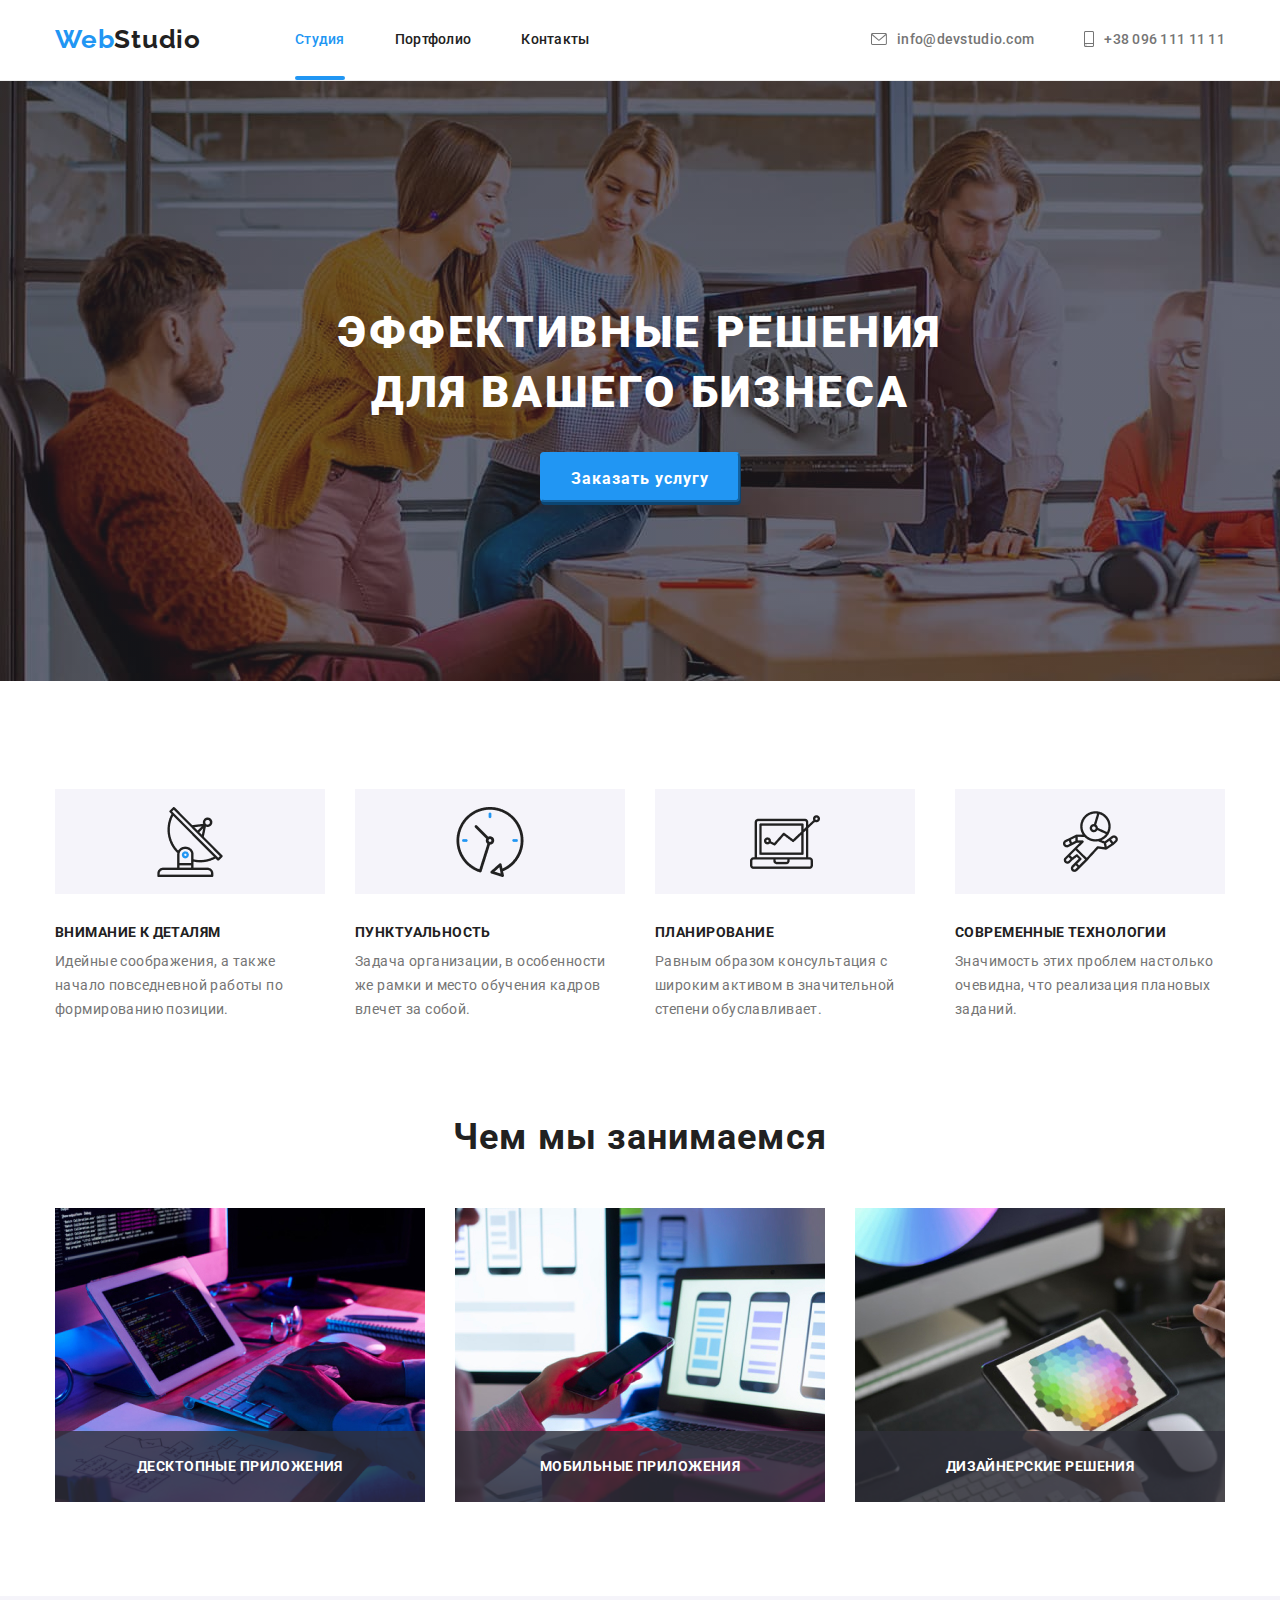
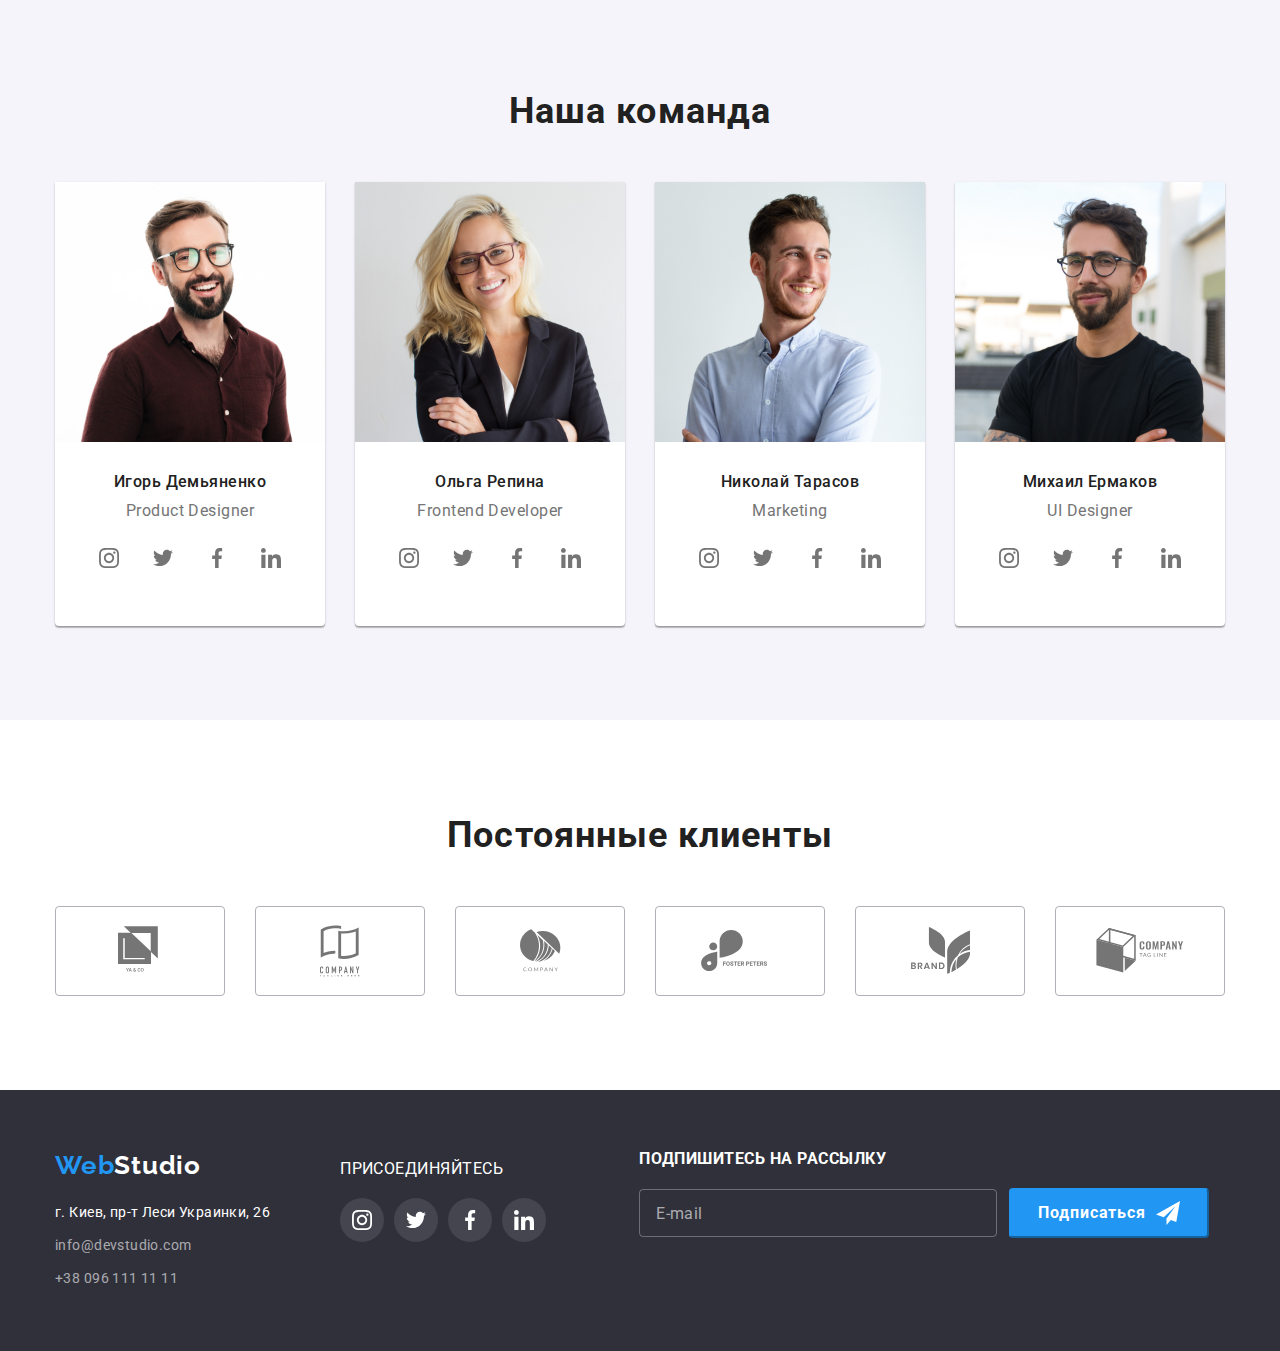
<file: index.html>
<!DOCTYPE html>
<html lang="ru">
  <head>
    <meta charset="UTF-8" />
    <meta name="viewport" content="width=device-width, initial-scale=1.0" />
    <title>Document</title>
    <link
      rel="stylesheet"
      href="https://cdnjs.cloudflare.com/ajax/libs/modern-normalize/1.0.0/modern-normalize.css"
    />
    <link
      href="https://fonts.googleapis.com/css2?family=Raleway:wght@700&family=Roboto:wght@400;500;700;900&display=swap"
      rel="stylesheet"
    />
    <link rel="stylesheet" href="./css/main.min.css" />
  </head>
  <body>
    <!--HEADER-->
    <header class="header">
      <div class="container">
        <nav class="navigation">
          <a class="logo" href="./index.html" aria-label="логотип веб-студии"
            >Web<span class="logo-color">Studio</span></a
          >
          <ul class="navigation-list list">
            <li class="navigation-list-item">
              <a class="active navigation-list-link-active link" href="">Студия</a>
            </li>
            <li class="navigation-list-item">
              <a class="navigation-list-link link" href="./portfolio.html"
                >Портфолио</a
              >
            </li>
            <li class="navigation-list-item">
              <a class="navigation-list-link link" href="">Контакты</a>
            </li>
          </ul>
        </nav>
        <address class="address">
          <ul class="address-list">

            <li class="address-list-focus">
              <a class="header-mail-link link" href="mailto:info@devstudio.com">
                  <svg class="icon-envelope" width="16" height="16">
                    <use href="./images/sprite.svg#icon-envelope"></use>
                  </svg>
               info@devstudio.com
              </a>
              

            </li>

            <li class="address-list-focus">
              <a class="header-tel-link link" href="tel:+380961111111">
                  <svg class="icon-envelope" width="10" height="16">
                    <use href="./images/sprite.svg#icon-smartphone"></use>
                  </svg>
               +38 096 111 11 11
              </a>
            </li>

          </ul>
        </address>
      </div>
    </header>
    <main>
      <!--HERO-->
      <section class="hero">
        <div class="container">
          <h1 class="hero-title">
            Эффективные решения <br />
            для вашего бизнеса
          </h1>
          <button class="hero-button" type="button" data-modal-open>Заказать услугу</button>
        </div>
      </section>
      <!-- ABOUT US -->
      <section class="about-advantages">
        <div class="container">
          <ul class="about-list">
            <li class="about-list-item">
              <h3 class="about-list-subtitle icon-antenna">Внимание к деталям</h3>
              <p class="about-text">
                Идейные соображения, а также начало повседневной работы по
                формированию позиции.
              </p>
            </li>
            <li class="about-list-item">
              <h3 class="about-list-subtitle icon-clock">Пунктуальность</h3>
              <p class="about-text">
                Задача организации, в особенности же рамки и место обучения
                кадров влечет за собой.
              </p>
            </li>
            <li class="about-list-item">
              <h3 class="about-list-subtitle icon-vector">Планирование</h3>
              <p class="about-text">
                Равным образом консультация с широким активом в значительной
                степени обуславливает.
              </p>
            </li>
            <li class="about-list-item">
              <h3 class="about-list-subtitle icon-group">Современные технологии</h3>
              <p class="about-text">
                Значимость этих проблем настолько очевидна, что реализация
                плановых заданий.
              </p>
            </li>
          </ul>
        </div>
      </section>
      <section class="about-activity">
        <div class="container">
          <h2 class="title">Чем мы занимаемся</h2>
          <ul class="title-img list">
            <li class="about-list-item">
              <img
                src="./images/main/about/about1.jpg"
                alt="программируем"
                width="370"
                height="294"
              />
              <div class="about-list-div">
                <p class="about-list-div-subtitle">ДЕСКТОПНЫЕ ПРИЛОЖЕНИЯ</p>
              </div>
            </li>
            <li class="about-list-item">
              <img
                src="./images/main/about/about2.jpg"
                alt="формируем оболочку"
                width="370"
                height="294"
              />
              <div class="about-list-div">
                <p class="about-list-div-subtitle">МОБИЛЬНЫЕ ПРИЛОЖЕНИЯ</p>
              </div>
            </li>
            <li class="about-list-item">
              <img
                src="./images/main/about/about3.jpg"
                alt="создаём дизайн"
                width="370"
                height="294"
              />
              <div class="about-list-div">
                <p class="about-list-div-subtitle">ДИЗАЙНЕРСКИЕ РЕШЕНИЯ</p>
              </div>
            </li>
          </ul>
        </div>
      </section>
      <!-- OUR TEAM -->
      <section class="our-team">
        <div class="container">
          <h2 class="title">Наша команда</h2>
          <ul class="team-list list">
            <li class="team-list-element">
              <img
                src="./images/main/our-team/igor.jpg"
                alt="Игорь Демьяненко"
                width="270"
                height="260"
              />
              <h3 class="team-list-subtitle">Игорь Демьяненко</h3>
              <p class="team-text">Product Designer</p>
              <ul class="list social-links-list">
                <li class="social-item">
                  <a href="instagram" class="social-link"><svg class="icon-instagram" width="20" height="20"><use href="./images/sprite.svg#icon-instagram"></use></svg></a>
                </li>
                <li class="social-item">
                  <a href="twitter" class="social-link"><svg class="icon-twitter" width="20" height="20"><use href="./images/sprite.svg#icon-twitter"></use></svg></a>
                </li>
                <li class="social-item">
                  <a href="facebook" class="social-link"><svg class="icon-facebook" width="20" height="20"><use href="./images/sprite.svg#icon-facebook"></use></svg></a>
                </li>
                <li class="social-item">
                  <a href="linkedin" class="social-link"><svg class="icon-linkedin" width="20" height="20"><use href="./images/sprite.svg#icon-linkedin"></use></svg></a>
                </li>
              </ul>
            </li>
            <li class="team-list-element">
              <img
                src="./images/main/our-team/olga.jpg"
                alt="Ольга Репина"
                width="270"
                height="260"
              />
              <h3 class="team-list-subtitle">Ольга Репина</h3>
              <p class="team-text">Frontend Developer</p>
              <ul class="list social-links-list">
                <li class="social-item">
                  <a href="instagram" class="social-link"><svg class="icon-instagram" width="20" height="20">
                      <use href="./images/sprite.svg#icon-instagram"></use>
                    </svg></a>
                </li>
                <li class="social-item">
                  <a href="twitter" class="social-link"><svg class="icon-twitter" width="20" height="20">
                      <use href="./images/sprite.svg#icon-twitter"></use>
                    </svg></a>
                </li>
                <li class="social-item">
                  <a href="facebook" class="social-link"><svg class="icon-facebook" width="20" height="20">
                      <use href="./images/sprite.svg#icon-facebook"></use>
                    </svg></a>
                </li>
                <li class="social-item">
                  <a href="linkedin" class="social-link"><svg class="icon-linkedin" width="20" height="20">
                      <use href="./images/sprite.svg#icon-linkedin"></use>
                    </svg></a>
                </li>
              </ul>
            </li>
            <li class="team-list-element">
              <img
                src="./images/main/our-team/nicolay.jpg"
                alt="Николай Тарасов"
                width="270"
                height="260"
              />
              <h3 class="team-list-subtitle">Николай Тарасов</h3>
              <p class="team-text">Marketing</p>
              <ul class="list social-links-list">
                <li class="social-item">
                  <a href="instagram" class="social-link"><svg class="icon-instagram" width="20" height="20">
                      <use href="./images/sprite.svg#icon-instagram"></use>
                    </svg></a>
                </li>
                <li class="social-item">
                  <a href="twitter" class="social-link"><svg class="icon-twitter" width="20" height="20">
                      <use href="./images/sprite.svg#icon-twitter"></use>
                    </svg></a>
                </li>
                <li class="social-item">
                  <a href="facebook" class="social-link"><svg class="icon-facebook" width="20" height="20">
                      <use href="./images/sprite.svg#icon-facebook"></use>
                    </svg></a>
                </li>
                <li class="social-item">
                  <a href="linkedin" class="social-link"><svg class="icon-linkedin" width="20" height="20">
                      <use href="./images/sprite.svg#icon-linkedin"></use>
                    </svg></a>
                </li>
              </ul>
            </li>
            <li class="team-list-element">
              <img
                src="./images/main/our-team/michail.jpg"
                alt="Михаил Ермаков"
                width="270"
                height="260"
              />
              <h3 class="team-list-subtitle">Михаил Ермаков</h3>
              <p class="team-text">UI Designer</p>
              <ul class="list social-links-list">
                <li class="social-item">
                  <a href="instagram" class="social-link">
                    <svg class="icon-instagram" width="20" height="20">
                      <use href="./images/sprite.svg#icon-instagram"></use>
                    </svg></a>
                </li>
                <li class="social-item">
                  <a href="twitter" class="social-link">
                    <svg class="icon-twitter" width="20" height="20">
                      <use href="./images/sprite.svg#icon-twitter"></use>
                    </svg></a>
                </li>
                <li class="social-item">
                  <a href="facebook" class="social-link">
                    <svg class="icon-facebook" width="20" height="20">
                      <use href="./images/sprite.svg#icon-facebook"></use>
                    </svg></a>
                </li>
                <li class="social-item">
                  <a href="linkedin" class="social-link">
                    <svg class="icon-linkedin" width="20" height="20">
                      <use href="./images/sprite.svg#icon-linkedin"></use>
                    </svg></a>
                </li>
              </ul>
            </li>
          </ul>
        </div>
    
      </section>
       <!-- CLIENTS -->
      <section class="our-clients">
        <div class="container">
          <h2 class="title">Постоянные клиенты</h2>
          <ul class="clients-list list">

            <li class="clients-item">
              <a href="" class="clients">
                <svg class="clients-item-link-logo" width="44" height="49">
                  <use href="./images/sprite.svg#icon-logo1"></use>
                </svg>
              </a>
            </li>

            <li class="clients-item">
              <a href="" class="clients">
                <svg class="clients-item-link-logo" width="40" height="52">
                  <use href="./images/sprite.svg#icon-logo2"></use>
                </svg>
              </a>
            </li>

            <li class="clients-item">
              <a href="" class="clients">
                <svg class="clients-item-link-logo" width="41" height="43">
                  <use href="./images/sprite.svg#icon-logo3"></use>
                </svg>
              </a>
            </li>

            <li class="clients-item">
              <a href="" class="clients">
                <svg class="clients-item-link-logo" width="79" height="42">
                  <use href="./images/sprite.svg#icon-logo4"></use>
                </svg>
              </a>
            </li>

            <li class="clients-item">
              <a href="" class="clients">
                <svg class="clients-item-link-logo" width="59" height="47">
                  <use href="./images/sprite.svg#icon-logo5"></use>
                </svg>
              </a>
            </li>

            <li class="clients-item">
              <a href="" class="clients">
                <svg class="clients-item-link-logo" width="88" height="45">
                  <use href="./images/sprite.svg#icon-logo6"></use>
                </svg>
              </a>
            </li>
          </ul>
        </div>
      
      </section>
    </main>
    <!-- CONTACTS-->
    <footer class="footer">
      <div class="footer-container container">
        <div> 
            <a href="./index.html" class="logo background" aria-label="логотип веб-студии"
                  >Web<span class="footer-logo-color">Studio</span></a>
             <address class="address">
                  <ul class="list">
                    <li class="list-item">
                      <a class="location link" href=""
                        >г. Киев, пр-т Леси Украинки, 26</a
                      >
                    </li>
                    <li class="list-item">
                      <a class="footer-mail-link link" href="mailto:info@devstudio.com"
                        >info@devstudio.com</a
                      >
                    </li>
                    <li class="list-item">
                      <a class="footer-tel-link link" href="tel:+380961111111"
                        >+38 096 111 11 11</a
                      >
                    </li>
                  </ul>
              </address>
         </div> 
          <div class="footer-links">
              <p class="u-r-welcom">присоединяйтесь</p>
              <ul class="social-links-list-footer list">
                <li class="social-item-footer">
                  <a href="instagram" class="social-link-footer">
                    <svg class="icon-instagram" width="20" height="20">
                      <use href="./images/sprite.svg#icon-instagram"></use>
                    </svg></a>
                </li>
                <li class="social-item-footer">
                  <a class="social-link-footer" href="twitter" >
                    <svg class="icon-twitter" width="20" height="20">
                      <use href="./images/sprite.svg#icon-twitter"></use>
                    </svg></a>
                </li>
                <li class="social-item-footer">
                  <a href="facebook" class="social-link-footer">
                    <svg class="icon-facebook" width="20" height="20">
                      <use href="./images/sprite.svg#icon-facebook"></use>
                    </svg></a>
                </li>
                <li class="social-item-footer">
                  <a href="linkedin" class="social-link-footer">
                    <svg class="icon-linkedin" width="20" height="20">
                      <use href="./images/sprite.svg#icon-linkedin"></use>
                    </svg></a>
                </li>
              </ul>
            </div>
            <div class="footer-sign">
              <b class="footer-sign-b">подпишитесь на рассылку</b>
                <form class="footer-form">
                  <label>
                   <input class="footer-form-input" type="email" name="email" placeholder="E-mail" required>
                  </label>
                    <button class="footer-btn" type="submit">Подписаться
                      <svg class="footer-btn-svg">
                        <use href="./images/tele.svg#icon-icon-send"></use>
                      </svg>
                    </button>
                </form>
            </div>
       </div>
    </footer>
  <!--Modal-->
  <div class="backdrop is-hidden" data-modal>
    <div class="modal-form">
      <div class="modal">
        <form>
        <h2 class="form-title">Оставьте свои данные, мы вам перезвоним</h2>
        <label class="form-field">
          <span class="form-label">Имя</span>
          <input class="input" type="text" name="name" id="name" required minlength="2">
          <span class="modal-svg"><svg>
              <use href="./images/modal.svg#icon-people"></use>
            </svg></span>
        </label>
        <label class="form-field">
          <span class="form-label">Телефон</span>
          <input type="tel" name="tel" id="tel" class="input" required>
          <span class="modal-svg"><svg>
              <use href="./images/modal.svg#icon-tel"></use>
            </svg></span>
        </label>
        <label class="form-field">
          <span class="form-label">Почта</span>
          <input type="email" name="email" id="email" class="input" required>
          <span class="modal-svg"><svg>
              <use href="./images/modal.svg#icon-mail"></use>
            </svg></span>
        </label>
        <label class="form-field-comment">
          <span class="form-label">Комментарий</span>
          <textarea name="comment" id="comment" cols="30" rows="10" class="input" placeholder="Введите текст"></textarea>
        </label>
        <label class="check">
          <input class="check_input visually-hidden" type="checkbox">
          <span class="checkbox-title">Соглашаюсь с рассылкой и принимаю <a style="color: #2196f3;" href="*">Условия
              договора</a></span>
        </label>
        <button class="submit-btn" type="submit">Отправить</button>
        </form>
        <button type="button" class="close-black" data-modal-close>
          <svg width="11px" height="11px">
            <use href="./images/close-black.svg#icon-close-black"></use>
          </svg>
        </button>
      </div>
    </div>
  </div>
  
  <script src="./js/modal.js"></script>
  </body>
  </html>
</file>
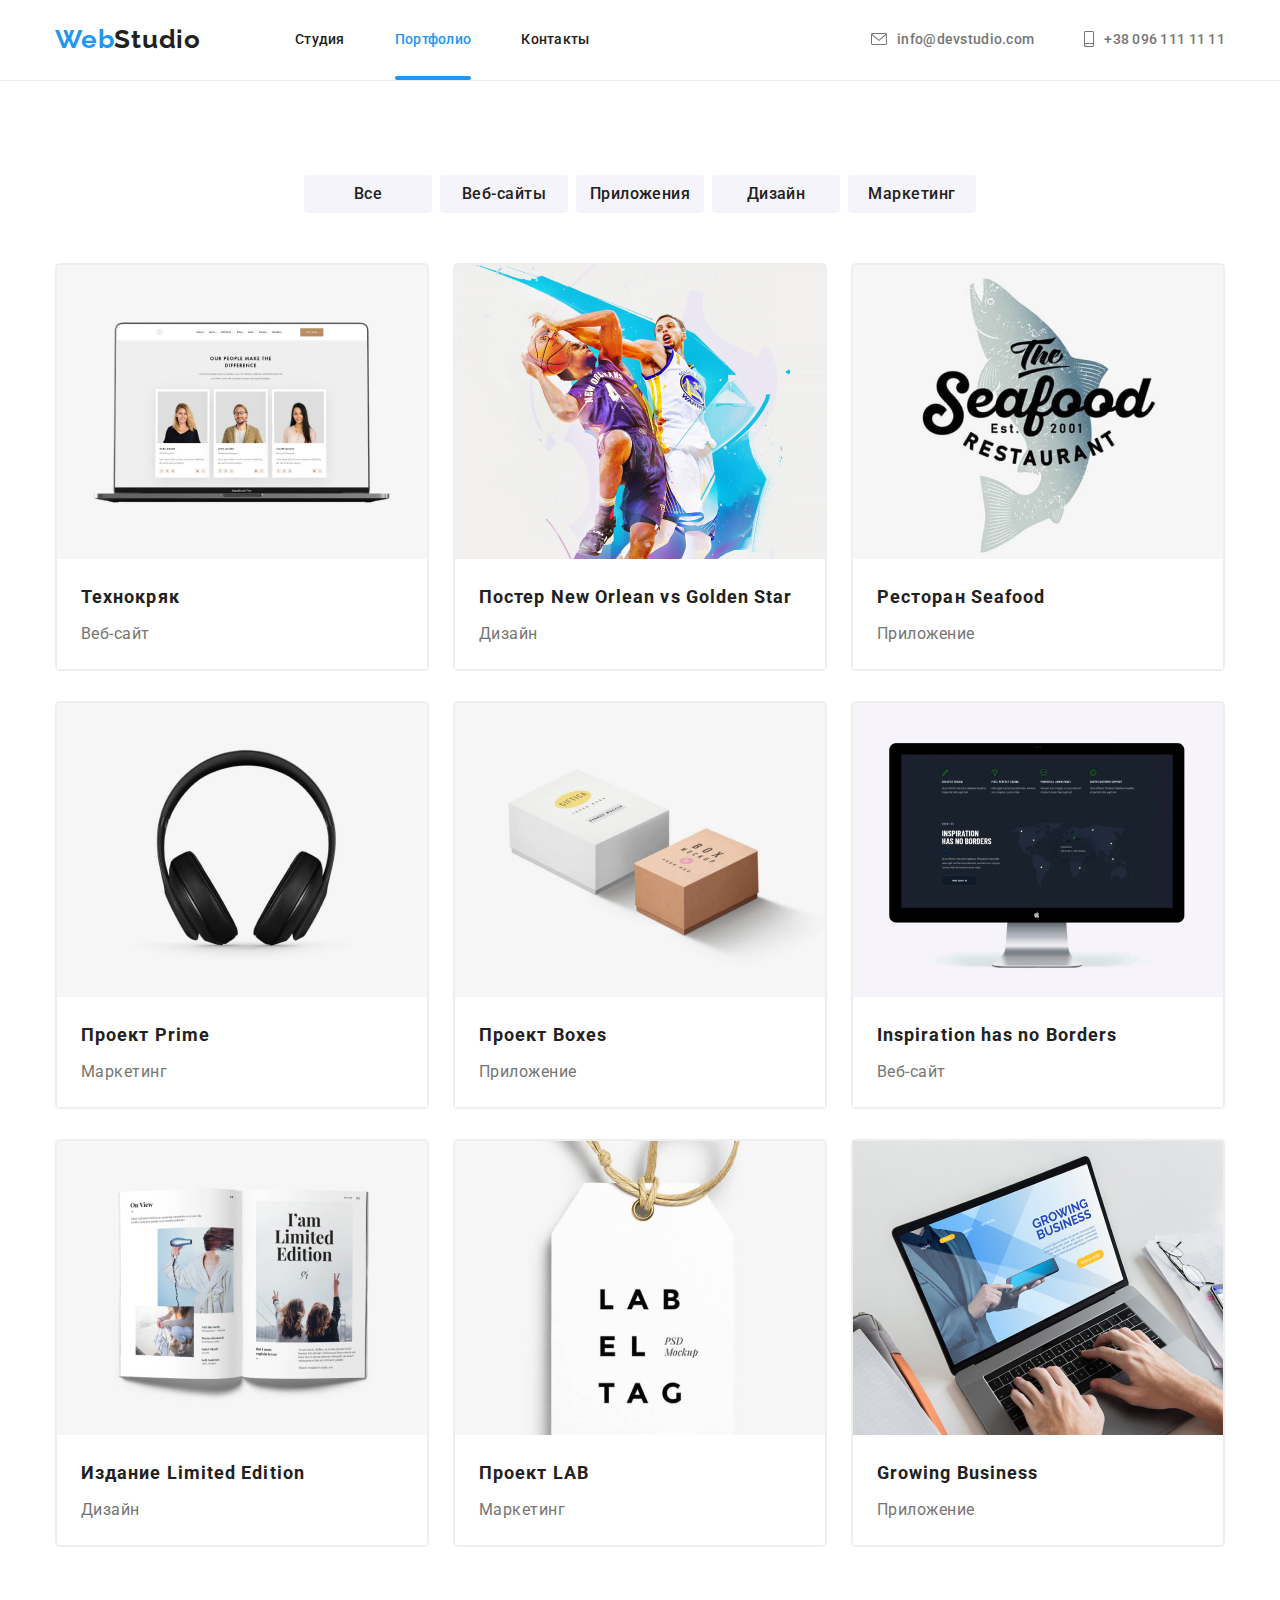
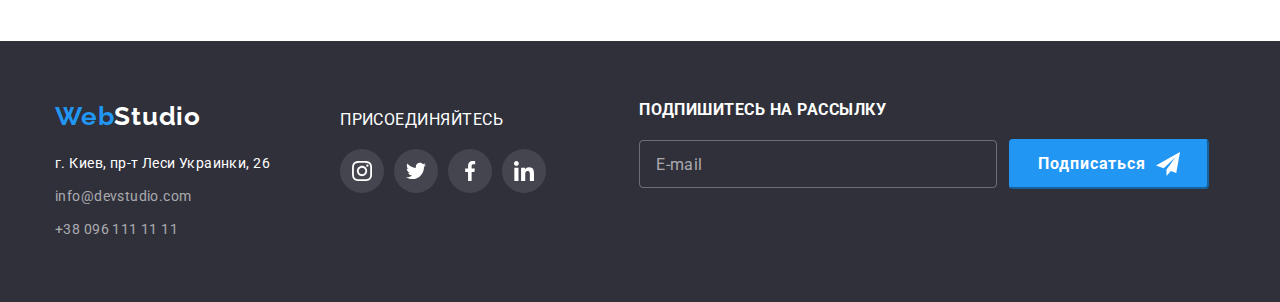
<file: portfolio.html>
<!DOCTYPE html>
<html lang="en">
  <head>
    <meta charset="UTF-8" />
    <meta name="viewport" content="width=device-width, initial-scale=1.0" />
    <title>Portfolio</title>
    <link
      rel="stylesheet"
      href="https://cdnjs.cloudflare.com/ajax/libs/modern-normalize/1.0.0/modern-normalize.css"
    />
    <link
      href="https://fonts.googleapis.com/css2?family=Raleway:wght@700&family=Roboto:wght@400;500;700;900&display=swap"
      rel="stylesheet"
    />
    <link rel="stylesheet" href="./css/portfolio.min.css" />
  </head>
  <body>
    <!--HEADER-->
    <header class="header">
      <div class="container">
        <nav class="navigation">
          <a class="logo" href="./index.html" aria-label="логотип веб-студии"
            >Web<span class="logo-color">Studio</span></a
          >
          <ul class="navigation-list list">
            <li class="navigation-list-item">
              <a class="navigation-list-link link" href="./index.html"
                >Студия</a
              >
            </li>
            <li class="navigation-list-item">
              <a class="active navigation-list-link-active link" href="">Портфолио</a>
            </li>
            <li class="navigation-list-item">
              <a class="navigation-list-link link" href="">Контакты</a>
            </li>
          </ul>
        </nav>
        <address class="address">
          <ul class="address-list">
        
            <li class="address-list-focus">
              <a class="header-mail-link link" href="mailto:info@devstudio.com">
                <svg class="icon-envelope" width="16" height="16">
                  <use href="./images/sprite.svg#icon-envelope"></use>
                </svg>
                info@devstudio.com
              </a>
            </li>
        
            <li class="address-list-focus">
              <a class="header-tel-link link" href="tel:+380961111111">
                <svg class="icon-envelope" width="10" height="16">
                  <use href="./images/sprite.svg#icon-smartphone"></use>
                </svg>
                +38 096 111 11 11
              </a>
            </li>
        
          </ul>
        </address>
      </div>
      <div class="line"></div>
    </header>
    <main>

      <!-- portfolio button -->
      <section class="portfolio">
        <div class="container">
          <ul class="portfolio-button-list list">
            <li class="portfolio-button-list-item">
              <button class="portfolio-button-item" type="button">Все</button>
            </li>
            <li class="portfolio-button-list-item">
              <button class="portfolio-button-item" type="button">
                Веб-сайты
              </button>
            </li>
            <li class="portfolio-button-list-item">
              <button class="portfolio-button-item" type="button">
                Приложения
              </button>
            </li>
            <li class="portfolio-button-list-item">
              <button class="portfolio-button-item" type="button">
                Дизайн
              </button>
            </li>
            <li class="portfolio-button-list-item">
              <button class="portfolio-button-item" type="button">
                Маркетинг
              </button>
            </li>
          </ul>
          <ul class="portfolio-element list">
            <li class="portfolio-element-item">
              <a class="portfolio-element-link link" href="">
                <figure class="portfolio-list-item">
                  <div class="portfolio-list-img">
                    <img
                      src="./images/main/portfolio-work/work1.jpg"
                      alt="Веб-сайт"
                      width="370"
                      height="294"/>

                      <div class="overlay">
                        <p class="overlay-title">
                          Технокряк это современная площадка распространения
                          коронавируса. Компании используют эту платформу для
                          цифрового шпионажа и атак на защищённые сервера
                          конкурентов.
                        </p>
                      </div>
                  </div>

                      <figcaption>
                        <h3 class="work-portfolio-subtitle">Технокряк</h3>
                        <p class="work-text">Веб-сайт</p>
                      </figcaption>
                  </figure>
              </a>
                
            </li>
            <li class="portfolio-element-item">
              <a class="portfolio-element-link link" href="">
                <figure class="portfolio-list-item">
                  <div class="portfolio-list-img">
                    <img
                      src="./images/main/portfolio-work/work2.jpg"
                      alt="Веб-сайт"
                      width="370"
                      height="294"
                    />
                    <div class="overlay">
                      <p class="overlay-title">
                      </p>
                    </div>
                    </div>
                    
                    <figcaption>
                    <h3 class="work-portfolio-subtitle">
                      Постер New Orlean vs Golden Star
                    </h3>
                    <p class="work-text">Дизайн</p>
                    </figcaption>
                    </figure>
              </a>
            </li>
            <li class="portfolio-element-item">
              <a class="portfolio-element-link link" href="">
                <figure class="portfolio-list-item">
                  <div class="portfolio-list-img">
                    <img
                      src="./images/main/portfolio-work/work3.jpg"
                      alt="Веб-сайт"
                      width="370"
                      height="294"
                    />
                    <div class="overlay">
                      <p class="overlay-title">
                      </p>
                    </div>
                    </div>
                    
                    <figcaption>
                    <h3 class="work-portfolio-subtitle">Ресторан Seafood</h3>
                    <p class="work-text">Приложение</p>
                    </figcaption>
                    </figure>
              </a>
            </li>
            <li class="portfolio-element-item">
              <a class="portfolio-element-link link" href="">
                <figure class="portfolio-list-item">
                  <div class="portfolio-list-img">
                    <img
                      src="./images/main/portfolio-work/work4.jpg"
                      alt="Веб-сайт"
                      width="370"
                      height="294"
                    />
                    <div class="overlay">
                      <p class="overlay-title">
                      </p>
                    </div>
                    </div>
                    
                    <figcaption>
                    <h3 class="work-portfolio-subtitle">Проект Prime</h3>
                    <p class="work-text">Маркетинг</p>
                    </figcaption>
                    </figure>
              </a>
            </li>
            <li class="portfolio-element-item">
              <a class="portfolio-element-link link" href="">
                <figure class="portfolio-list-item">
                  <div class="portfolio-list-img">
                    <img
                      src="./images/main/portfolio-work/work5.jpg"
                      alt="Веб-сайт"
                      width="370"
                      height="294"
                    />
                    <div class="overlay">
                      <p class="overlay-title">
                      </p>
                    </div>
                    </div>
                    
                    <figcaption>
                    <h3 class="work-portfolio-subtitle">Проект Boxes</h3>
                    <p class="work-text">Приложение</p>
                    </figcaption>
                    </figure>
              </a>
            </li>
            <li class="portfolio-element-item">
              <a class="portfolio-element-link link" href="">
                <figure class="portfolio-list-item">
                  <div class="portfolio-list-img">
                    <img
                      src="./images/main/portfolio-work/work6.jpg"
                      alt="Веб-сайт"
                      width="370"
                      height="294"
                    />
                    <div class="overlay">
                      <p class="overlay-title">
                      </p>
                    </div>
                    </div>
                    
                    <figcaption>
                    <h3 class="work-portfolio-subtitle">
                      Inspiration has no Borders
                    </h3>
                    <p class="work-text">Веб-сайт</p>
                    </figcaption>
                    </figure>
              </a>
            </li>
            <li class="portfolio-element-item">
              <a class="portfolio-element-link link" href="">
                <figure class="portfolio-list-item">
                  <div class="portfolio-list-img">
                    <img
                      src="./images/main/portfolio-work/work7.jpg"
                      alt="Веб-сайт"
                      width="370"
                      height="294"
                    />
                    <div class="overlay">
                      <p class="overlay-title">
                      </p>
                    </div>
                    </div>
                    
                    <figcaption>
                    <h3 class="work-portfolio-subtitle">Издание Limited Edition</h3>
                    <p class="work-text">Дизайн</p>
                    </figcaption>
                    </figure>
              </a>
            </li>
            <li class="portfolio-element-item">
              <a class="portfolio-element-link link" href="">
                <figure class="portfolio-list-item">
                  <div class="portfolio-list-img">
                    <img
                      src="./images/main/portfolio-work/work8.jpg"
                      alt="Веб-сайт"
                      width="370"
                      height="294"
                    />
                    <div class="overlay">
                      <p class="overlay-title">
                      </p>
                    </div>
                    </div>
                    
                    <figcaption>
                    <h3 class="work-portfolio-subtitle">Проект LAB</h3>
                    <p class="work-text">Маркетинг</p>
                    </figcaption>
                    </figure>
              </a>
            </li>
            <li class="portfolio-element-item">
              <a class="portfolio-element-link link" href="">
                <figure class="portfolio-list-item">
                  <div class="portfolio-list-img">
                    <img
                      src="./images/main/portfolio-work/work9.jpg"
                      alt="Веб-сайт"
                      width="370"
                      height="294"
                    />
                    <div class="overlay">
                      <p class="overlay-title">
                      </p>
                    </div>
                    </div>
                    
                    <figcaption>
                    <h3 class="work-portfolio-subtitle">Growing Business</h3>
                    <p class="work-text">Приложение</p>
                    </figcaption>
                    </figure>
              </a>
            </li>
          </ul>
        </div>
      </section>
    </main>
    <!-- CONTACTS-->
  <footer class="footer">
    <div class="footer-container container">
      <div>
        <a href="./index.html" class="logo background" aria-label="логотип веб-студии">Web<span
            class="footer-logo-color">Studio</span></a>
          <address class="address">
            <ul class="list">
              <li class="list-item">
                <a class="location link" href="">г. Киев, пр-т Леси Украинки, 26</a>
              </li>
              <li class="list-item">
                <a class="footer-mail-link link" href="mailto:info@devstudio.com">info@devstudio.com</a>
              </li>
              <li class="list-item">
                <a class="footer-tel-link link" href="tel:+380961111111">+38 096 111 11 11</a>
              </li>
            </ul>
          </address>
      </div>
      <div class="footer-links">
        <p class="u-r-welcom">присоединяйтесь</p>
        <ul class="social-links-list-footer list">
          <li class="social-item-footer">
            <a href="instagram" class="social-link-footer"><svg class="icon-instagram" width="20" height="20">
                <use href="./images/sprite.svg#icon-instagram"></use>
              </svg></a>
          </li>
          <li class="social-item-footer">
            <a href="twitter" class="social-link-footer"><svg class="icon-twitter" width="20" height="20">
                <use href="./images/sprite.svg#icon-twitter"></use>
              </svg></a>
          </li>
          <li class="social-item-footer">
            <a href="facebook" class="social-link-footer"><svg class="icon-facebook" width="20" height="20">
                <use href="./images/sprite.svg#icon-facebook"></use>
              </svg></a>
          </li>
          <li class="social-item-footer">
            <a href="linkedin" class="social-link-footer"><svg class="icon-linkedin" width="20" height="20">
                <use href="./images/sprite.svg#icon-linkedin"></use>
              </svg></a>
          </li>
        </ul>
      </div>
      <div class="footer-sign">
        <b class="footer-sign-b">подпишитесь на рассылку</b>
        <form class="footer-form">
          <label>
            <input class="footer-form-input" type="email" name="email" placeholder="E-mail" required>
          </label>
          <button class="footer-btn" type="submit">Подписаться
            <svg class="footer-btn-svg">
              <use href="./images/tele.svg#icon-icon-send"></use>
            </svg>
          </button>
      </div>
      </div>
      </footer>
  </body>
 </html>
</file>
<file: css/main.min.css>
.visually-hidden{position:absolute;width:1px;height:1px;margin:-1px;border:0;padding:0;clip:rect(0 0 0 0);overflow:hidden}*,*::before,*::after{margin:0;padding:0}body{font-family:"Roboto",sans-serif;font-style:normal}.list{list-style:none}.link{text-decoration:none}.address{font-style:normal}img{display:block}.container{width:1200px;padding:0 15px;margin:0 auto}.header .container{display:flex;align-items:center}.logo{font-family:"Raleway",sans-serif;font-weight:700;font-size:26px;line-height:1.192;letter-spacing:0.03em;color:#2196f3;text-decoration:none}.logo-color{color:#212121}.hero-button,.modal-form-btn{font-family:"Roboto",sans-serif;font-style:400;font-weight:700;font-size:16px;line-height:1.875;letter-spacing:0.06em;background-color:#2196f3;color:#fff;border-color:#2196f3;padding:10px 28px;margin-left:485px;margin-right:485px;min-width:200px;height:50px;box-shadow:0px 4px 4px rgba(0,0,0,0.15);border-radius:4px;margin-left:485px;margin-right:485px;cursor:pointer;display:inline-block;position:relative;box-shadow:1px 3px 0px #0b4572;top:0;transition:all 250ms linear}.hero-button:hover,.hero-button:hover,.modal-form-btn:hover,.modal-form-btn:hover{transition:all 250ms linear;top:2px;box-shadow:0px 1px 0px #0b4572;transition:250ms cubic-bezier(0.4, 0, 0.2, 1)}.social-link{display:flex;align-items:center;justify-content:center;fill:#757575;width:44px;height:44px;border-radius:50%;transition:250ms cubic-bezier(0.4, 0, 0.2, 1)}.social-link:hover,.social-link:focus{background-color:#2196f3;fill:#fff}.social-links-list{display:flex;padding:16px 32px}.social-item:not(:last-child){margin-right:10px}.about-list-subtitle{font-weight:700;font-size:14px;line-height:1.143;letter-spacing:0.03em;text-transform:uppercase;color:#212121;margin-bottom:10px}.about-list-subtitle::before{content:"";display:block;height:105px;background-color:#f5f4fa;background-repeat:no-repeat;background-position:center;margin-bottom:30px}.icon-antenna::before{background-image:url(../images/svg-for-sprite/antenna.png)}.icon-clock::before{background-image:url(../images/svg-for-sprite/clock.png)}.icon-vector::before{background-image:url(../images/svg-for-sprite/vector.png)}.icon-group::before{background-image:url(../images/svg-for-sprite/group.png)}.team-list-subtitle{font-weight:500;font-size:16px;line-height:1.188;letter-spacing:0.03em;color:#212121;margin-top:30px;margin-bottom:10px;text-align:center}.title{font-weight:700;font-size:36px;line-height:1.167;letter-spacing:0.03em;color:#212121;text-align:center;margin-bottom:50px}.title-img{display:flex;justify-content:space-between}.team-list{display:flex;justify-content:space-between}.team-list-element{padding-bottom:30px;background-color:#fff;box-shadow:0px 1px 3px rgba(0,0,0,0.12),0px 1px 1px rgba(0,0,0,0.14),0px 2px 1px rgba(0,0,0,0.2);border-radius:0px 0px 4px 4px}.our-team{background-color:#f5f4fa;padding-top:94px;padding-bottom:94px}.backdrop{position:fixed;top:0;left:0;width:100%;height:100%;background-color:rgba(0,0,0,0.2);transition:all 250ms linear;overflow:auto}.modal{width:528px;height:581px;background:#ffffff;box-shadow:0px 1px 3px rgba(0,0,0,0.12),0px 1px 1px rgba(0,0,0,0.14),0px 2px 1px rgba(0,0,0,0.2);border-radius:4px;transform:scale(1) rotate(0deg);transition:all 250ms linear 250ms;padding:40px}.backdrop.is-hidden .modal{transform:scale(0) rotate(720deg);transition:all 250ms linear 0ms}.modal-form{display:flex;justify-content:center;align-items:center;min-height:100%;padding:15px}.modal-svg{width:18px;height:18px;position:absolute;display:flex;top:50%;left:15px;fill:var(--title-color);transition:fill 250ms cubic-bezier(0.4, 0, 0.2, 1)}.close-black{position:absolute;top:8px;right:8px;width:30px;height:30px;border-radius:50%;background:#ffffff;border:1px solid rgba(0,0,0,0.1);cursor:pointer}.close-black:hover svg,.close-black:focus svg{fill:#2196f3;transition:250ms cubic-bezier(0.4, 0, 0.2, 1)}.is-hidden{opacity:0;visibility:hidden;pointer-events:none;transition:all 250ms linear 250ms}.footer-sign-b{margin-left:93px}.form-title{font-family:"Roboto",sans-serif;color:var(--title-color);font-size:20px;font-weight:700;line-height:23px;letter-spacing:0.03em;text-align:center;margin-bottom:12px}.form-field{display:flex;flex-direction:column;position:relative;margin-bottom:10px}.form-field-comment{display:flex;flex-direction:column;margin-bottom:20px}.form-label{margin-bottom:4px;font-family:"Roboto",sans-serif;font-size:12px;font-weight:400;line-height:14px;letter-spacing:0.01em;color:var(--subtitle-color)}.form-label::placeholder{font-family:"Roboto",sans-serif;font-size:14px;font-weight:400;line-height:16px;letter-spacing:0.01em}.submit-btn{font-family:"Roboto",sans-serif;font-weight:700;font-size:16px;line-height:1.875;letter-spacing:0.06em;height:50px;min-width:200px;border-radius:4px;color:#ffffff;background-color:#2196f3;border-color:#2196f3;box-shadow:0px 4px 4px rgba(0,0,0,0.15);cursor:pointer;display:block;margin-top:30px;margin-left:auto;margin-right:auto;position:relative;top:0;transition:all 250ms linear}.submit-btn:hover{transition:all 250ms linear;top:2px;box-shadow:4px 6px 6px rgba(0,0,0,0.3)}.input{height:40px;border:1px solid rgba(33,33,33,0.2);border-radius:4px;padding:12px;padding-left:42px;transition:border-color 250ms cubic-bezier(0.4, 0, 0.2, 1)}.form-field-comment .input{height:120px;padding:12px 16px;resize:none}.input:focus{border-color:#2196f3;outline:none}.input:focus+.modal-svg{fill:#2196f3}.check{position:relative;display:flex;justify-content:center;align-items:center}.checkbox-title{display:flex;align-items:center;font-family:"Roboto",sans-serif;font-size:14px;font-weight:400;line-height:24px;letter-spacing:0.03em;color:var(--subtitle-color)}.checkbox-title a{padding-left:0.3em}.check_input ~ .checkbox-title::before{content:"";display:block;width:16px;height:16px;border:2px solid #212121;border-radius:3px;margin-right:7px}.check_input:checked ~ .checkbox-title::before{background-color:#2196f3;border-color:transparent;background-image:url("data:image/svg+xml;charset=UTF-8,%3csvg width='16' height='15' fill='none' xmlns='http://www.w3.org/2000/svg'%3e%3cpath d='M3.957 7.752l-.069-.066-.069.065-.888.842-.076.072.076.073 3.496 3.334.069.066.069-.066 7.504-7.158.076-.073-.076-.072-.882-.841-.069-.066-.069.066-6.553 6.246-2.539-2.422z' fill='%23fff' stroke='%23fff' stroke-width='.2'/%3e%3c/svg%3e");background-position:center}.checkbox-svg{width:16px;height:15px;position:absolute;display:flex;top:4px;left:0}.header{padding-top:24px;padding-bottom:25px;border-bottom:1px solid #eee;transition:250ms cubic-bezier(0.4, 0, 0.2, 1)}.header-mail-link{margin-right:50px}.header-tel-link,.header-mail-link{display:flex;font-weight:500;font-size:14px;line-height:1.143;letter-spacing:0.02em;color:#757575}.header-tel-link:hover,.header-tel-link:focus,.header-mail-link:hover,.header-mail-link:focus{color:#2196f3;fill:#2196f3;transition:250ms cubic-bezier(0.4, 0, 0.2, 1)}.header-mail-link:focus svg,.header-tel-link:focus svg{fill:#2196f3;transition:250ms cubic-bezier(0.4, 0, 0.2, 1)}.icon-envelope,.icon-vector{margin-right:10px}.icon-envelope{fill:#757575}.header .address{margin-left:auto}.address-list{list-style:none;display:flex}.address-list-focus:hover svg{fill:#2196f3;transition:250ms cubic-bezier(0.4, 0, 0.2, 1)}.navigation{display:flex;align-items:center}.navigation-list{display:flex}.navigation-list-item:not(:last-child){margin-right:50px}.navigation-list-item{position:relative}.navigation-list-link{font-weight:500;font-size:14px;line-height:1.143;letter-spacing:0.02em;color:#212121;transition:250ms cubic-bezier(0.4, 0, 0.2, 1)}.navigation-list-link-active{font-weight:500;font-size:14px;line-height:1.143;letter-spacing:0.02em;color:#2196f3}.navigation-list-link:hover,.navigation-list-link:focus{color:#2196f3;transition:250ms cubic-bezier(0.4, 0, 0.2, 1)}.header .logo{margin-right:94px}.active::after{position:absolute;display:block;content:"";width:100%;height:4px;left:0;bottom:-31px;background-color:#2196f3;border-radius:4px}.hero{max-width:1600px;min-height:600px;margin-left:auto;margin-right:auto;background-color:#2f303a;padding-bottom:179px;padding-top:221px;background-image:linear-gradient(rgba(47,48,58,0.4), rgba(47,48,58,0.4)),url("../images/hero/bg.jpg");background-repeat:no-repeat;background-size:cover}.hero-title{font-weight:900;font-size:44px;line-height:1.364;letter-spacing:0.06em;text-transform:uppercase;color:#fff;text-align:center;margin-bottom:30px}.about-advantages{padding-top:108px;padding-bottom:94px}.about .title{margin-top:94px}.about-list{list-style:none;display:flex;justify-content:space-between}.about-list-item{position:relative;max-width:370px}.about-list-div{position:absolute;bottom:0;width:100%;height:24%;display:flex;align-items:center;justify-content:center;background:rgba(47,48,58,0.8)}.about-list-div-subtitle{font-weight:700;font-size:14px;letter-spacing:0.03em;line-height:1.172;color:#fff;text-align:center}.about-text{font-weight:400;font-size:14px;line-height:1.714;letter-spacing:0.03em;color:#757575;max-width:270px}.team-text{font-weight:400;font-size:16px;line-height:1.188;letter-spacing:0.03em;color:#757575;text-align:center}.about-activity{padding-bottom:94px}.title-img{display:flex;justify-content:space-between}.our-clients{background-color:#fff;padding-top:94px;padding-bottom:94px}.clients{display:flex;width:170px;height:90px;fill:#757575;align-items:center;justify-content:center;border:1px solid #afb1b8;border-radius:4px;transition:250ms cubic-bezier(0.4, 0, 0.2, 1)}.clients:hover,.clients:focus{border:1px solid #2196f3;fill:#2196f3;transition:250ms cubic-bezier(0.4, 0, 0.2, 1)}.clients-list{display:flex;justify-content:space-between;padding:0;margin:0}.clients-item:not(:last-child){margin-right:30px}.clients-item:not(:last-child)-link{fill:#afb1b8}.footer{background-color:#2f303a;padding-top:60px;padding-bottom:60px}.footer-links{margin-left:70px;margin-top:10px}.footer-container{display:flex}.footer-sign{width:572px}.footer-form{display:flex;margin-top:20px;margin-left:93px;align-items:center}.footer-form-input{width:358px;height:48px;background-color:var(--background-color);border:1px solid rgba(255,255,255,0.3);border-radius:4px;margin-right:12px;padding-left:16px}.footer-form-input::placeholder{font-family:"Roboto",sans-serif;font-size:16px;font-weight:400;line-height:20px;letter-spacing:0.03em;color:rgba(255,255,255,0.6)}.footer-form-input:not(:placeholder-shown){color:rgba(255,255,255,0.6)}.footer-logo-color{color:#fff}.footer-btn{font-family:"Roboto",sans-serif;font-weight:700;font-size:16px;line-height:1.875;letter-spacing:0.06em;height:50px;min-width:200px;border-radius:4px;color:#ffffff;background-color:#2196f3;border-color:#2196f3;outline:none;cursor:pointer;display:flex;align-items:center;justify-content:center}.footer-btn-svg{margin-left:10px;width:24px;height:24px}.footer-mail-link,.footer-tel-link{font-weight:400;font-size:14px;line-height:1.714;letter-spacing:0.03em;color:#ffffff99}.list-item:not(:last-child){margin-bottom:9px}.address .location{font-weight:400;font-size:14px;line-height:1.714;letter-spacing:0.03em;color:#fff}.u-r-welcom,.footer-sign-b{margin:0 0 20px;padding:0;text-transform:uppercase;color:#fff;font-weight:700px;font-size:16px;line-height:1.1;letter-spacing:0.03em}.social-link-footer{fill:#fff;border-radius:50%;transition:250ms cubic-bezier(0.4, 0, 0.2, 1)}.social-link-footer:focus{display:flex;align-items:center;justify-content:center;background-color:#2196f3;width:44px;height:44px;border-radius:50%;transition:250ms cubic-bezier(0.4, 0, 0.2, 1)}.social-item-footer{display:flex;align-items:center;justify-content:center;border-radius:50%;background-color:rgba(255,255,255,0.1);width:44px;height:44px;transition:250ms cubic-bezier(0.4, 0, 0.2, 1)}.social-item-footer:not(:last-child){margin-right:10px}.social-item-footer:hover,.social-item-footer:focus{background-color:#2196f3;transition:250ms cubic-bezier(0.4, 0, 0.2, 1)}.social-links-list-footer{display:flex;margin:0;padding:0}.icon-instagram,.icon-twitter,.icon-facebook,.icon-linkedin{display:flex}.background{display:block;margin-bottom:20px}.footer-sign-b{margin-left:93px}
/*# sourceMappingURL=main.min.css.map */
</file>
<file: css/portfolio.min.css>
.visually-hidden{position:absolute;width:1px;height:1px;margin:-1px;border:0;padding:0;clip:rect(0 0 0 0);overflow:hidden}*,*::before,*::after{margin:0;padding:0}body{font-family:"Roboto",sans-serif;font-style:normal}.list{list-style:none}.link{text-decoration:none}.address{font-style:normal}img{display:block}.container{width:1200px;padding:0 15px;margin:0 auto}.header .container{display:flex;align-items:center}.logo{font-family:"Raleway",sans-serif;font-weight:700;font-size:26px;line-height:1.192;letter-spacing:0.03em;color:#2196f3;text-decoration:none}.logo-color{color:#212121}.title{font-weight:700;font-size:36px;line-height:1.167;letter-spacing:0.03em;color:#212121;text-align:center;margin-bottom:50px}.title-img{display:flex;justify-content:space-between}.team-list{display:flex;justify-content:space-between}.team-list-element{padding-bottom:30px;background-color:#fff;box-shadow:0px 1px 3px rgba(0,0,0,0.12),0px 1px 1px rgba(0,0,0,0.14),0px 2px 1px rgba(0,0,0,0.2);border-radius:0px 0px 4px 4px}.our-team{background-color:#f5f4fa;padding-top:94px;padding-bottom:94px}.portfolio{padding-top:94px;padding-bottom:94px}.portfolio-button-list{display:flex;justify-content:center;margin-bottom:50px;border-radius:4px;transition:250ms cubic-bezier(0.4, 0, 0.2, 1)}.portfolio-button-list-item:not(:last-child){margin-right:8px}.portfolio-button-list-item:focus,.portfolio-button-list-item:hover{box-sizing:border-box;border-radius:4px;box-shadow:0px 3px 1px rgba(0,0,0,0.1),0px 1px 2px rgba(0,0,0,0.08),0px 2px 2px rgba(0,0,0,0.12);transition:250ms cubic-bezier(0.4, 0, 0.2, 1)}.portfolio-element{display:flex;flex-wrap:wrap;justify-content:space-between}.portfolio-element-item{border:1px solid #eeeeee;border-radius:5px;transition:250ms cubic-bezier(0.4, 0, 0.2, 1)}.portfolio-element-item:hover{box-shadow:1px 4px 6px rgba(0,0,0,0.16),0px 4px 4px rgba(0,0,0,0.06),0px 1px 1px rgba(0,0,0,0.12);border-radius:5px;transition:250ms cubic-bezier(0.4, 0, 0.2, 1)}.portfolio-element-link{display:block}.portfolio-element-link:focus{box-shadow:1px 4px 6px rgba(0,0,0,0.16),0px 4px 4px rgba(0,0,0,0.06),0px 1px 1px rgba(0,0,0,0.12);border-radius:5px;transition:250ms cubic-bezier(0.4, 0, 0.2, 1)}.portfolio-element>li:not(:nth-last-child(-n+3)){margin-bottom:30px}.portfolio-button-item{font-weight:500;font-size:16px;line-height:1.625;letter-spacing:0.03em;width:128px;height:38px;color:#212121;background-color:#f5f4fa;border-radius:4px;border:1px solid transparent;transition:background-color 250ms cubic-bezier(0.4, 0, 0.2, 1),color 250ms cubic-bezier(0.4, 0, 0.2, 1);cursor:pointer}.portfolio-button-item:hover,.portfolio-button-item:focus{background-color:#2196f3;color:#fff;box-shadow:0px 3px 1px rgba(0,0,0,0.1),0px 1px 2px rgba(0,0,0,0.08),0px 2px 2px rgba(0,0,0,0.12);border-color:transparent;transition:250ms cubic-bezier(0.4, 0, 0.2, 1)}.work-portfolio-subtitle{font-weight:700;font-size:18px;line-height:2;letter-spacing:0.06em;color:#212121;margin-top:20px;margin-bottom:4px;margin-left:24px}.portfolio-list-item{border:1px solid #eeeeee;transition:box-shadow 250ms cubic-bezier(0.4, 0, 0.2, 1)}.portfolio-list-item:hover,.portfolio-list-item:focus{box-shadow:0px 1px 1px rgba(0,0,0,0.12),0px 4px 4px rgba(0,0,0,0.06),1px 4px 6px rgba(0,0,0,0.16);transition:250ms cubic-bezier(0.4, 0, 0.2, 1)}.overlay{position:absolute;width:100%;height:100%;top:0;left:0;background:rgba(33,150,243,0.9);transform:translateY(100%);transition:transform 250ms cubic-bezier(0.4, 0, 0.2, 1)}.overlay-title{font-family:Roboto;font-size:18px;font-weight:400;line-height:1.556;letter-spacing:0.03em;text-align:left;color:#fff;padding:63px 24px}.portfolio-list-item:hover .overlay{transform:translateY(0);transition:250ms cubic-bezier(0.4, 0, 0.2, 1)}.portfolio-element-link:focus .overlay{transform:translateY(0);transition:250ms cubic-bezier(0.4, 0, 0.2, 1)}.portfolio-list-img{position:relative;overflow:hidden}.work-text{font-weight:400;font-size:16px;line-height:1.875;letter-spacing:0.03em;color:#757575;padding-bottom:20px;padding-left:24px}.backdrop{position:fixed;top:0;left:0;width:100%;height:100%;background-color:rgba(0,0,0,0.2);transition:all 250ms linear;overflow:auto}.modal{width:528px;height:581px;background:#ffffff;box-shadow:0px 1px 3px rgba(0,0,0,0.12),0px 1px 1px rgba(0,0,0,0.14),0px 2px 1px rgba(0,0,0,0.2);border-radius:4px;transform:scale(1) rotate(0deg);transition:all 250ms linear 250ms;padding:40px}.backdrop.is-hidden .modal{transform:scale(0) rotate(720deg);transition:all 250ms linear 0ms}.modal-form{display:flex;justify-content:center;align-items:center;min-height:100%;padding:15px}.modal-svg{width:18px;height:18px;position:absolute;display:flex;top:50%;left:15px;fill:var(--title-color);transition:fill 250ms cubic-bezier(0.4, 0, 0.2, 1)}.close-black{position:absolute;top:8px;right:8px;width:30px;height:30px;border-radius:50%;background:#ffffff;border:1px solid rgba(0,0,0,0.1);cursor:pointer}.close-black:hover svg,.close-black:focus svg{fill:#2196f3;transition:250ms cubic-bezier(0.4, 0, 0.2, 1)}.is-hidden{opacity:0;visibility:hidden;pointer-events:none;transition:all 250ms linear 250ms}.footer-sign-b{margin-left:93px}.form-title{font-family:"Roboto",sans-serif;color:var(--title-color);font-size:20px;font-weight:700;line-height:23px;letter-spacing:0.03em;text-align:center;margin-bottom:12px}.form-field{display:flex;flex-direction:column;position:relative;margin-bottom:10px}.form-field-comment{display:flex;flex-direction:column;margin-bottom:20px}.form-label{margin-bottom:4px;font-family:"Roboto",sans-serif;font-size:12px;font-weight:400;line-height:14px;letter-spacing:0.01em;color:var(--subtitle-color)}.form-label::placeholder{font-family:"Roboto",sans-serif;font-size:14px;font-weight:400;line-height:16px;letter-spacing:0.01em}.submit-btn{font-family:"Roboto",sans-serif;font-weight:700;font-size:16px;line-height:1.875;letter-spacing:0.06em;height:50px;min-width:200px;border-radius:4px;color:#ffffff;background-color:#2196f3;border-color:#2196f3;box-shadow:0px 4px 4px rgba(0,0,0,0.15);cursor:pointer;display:block;margin-top:30px;margin-left:auto;margin-right:auto;position:relative;top:0;transition:all 250ms linear}.submit-btn:hover{transition:all 250ms linear;top:2px;box-shadow:4px 6px 6px rgba(0,0,0,0.3)}.input{height:40px;border:1px solid rgba(33,33,33,0.2);border-radius:4px;padding:12px;padding-left:42px;transition:border-color 250ms cubic-bezier(0.4, 0, 0.2, 1)}.form-field-comment .input{height:120px;padding:12px 16px;resize:none}.input:focus{border-color:#2196f3;outline:none}.input:focus+.modal-svg{fill:#2196f3}.check{position:relative;display:flex;justify-content:center;align-items:center}.checkbox-title{display:flex;align-items:center;font-family:"Roboto",sans-serif;font-size:14px;font-weight:400;line-height:24px;letter-spacing:0.03em;color:var(--subtitle-color)}.checkbox-title a{padding-left:0.3em}.check_input ~ .checkbox-title::before{content:"";display:block;width:16px;height:16px;border:2px solid #212121;border-radius:3px;margin-right:7px}.check_input:checked ~ .checkbox-title::before{background-color:#2196f3;border-color:transparent;background-image:url("data:image/svg+xml;charset=UTF-8,%3csvg width='16' height='15' fill='none' xmlns='http://www.w3.org/2000/svg'%3e%3cpath d='M3.957 7.752l-.069-.066-.069.065-.888.842-.076.072.076.073 3.496 3.334.069.066.069-.066 7.504-7.158.076-.073-.076-.072-.882-.841-.069-.066-.069.066-6.553 6.246-2.539-2.422z' fill='%23fff' stroke='%23fff' stroke-width='.2'/%3e%3c/svg%3e");background-position:center}.checkbox-svg{width:16px;height:15px;position:absolute;display:flex;top:4px;left:0}.header{padding-top:24px;padding-bottom:25px;border-bottom:1px solid #eee;transition:250ms cubic-bezier(0.4, 0, 0.2, 1)}.header-mail-link{margin-right:50px}.header-tel-link,.header-mail-link{display:flex;font-weight:500;font-size:14px;line-height:1.143;letter-spacing:0.02em;color:#757575}.header-tel-link:hover,.header-tel-link:focus,.header-mail-link:hover,.header-mail-link:focus{color:#2196f3;fill:#2196f3;transition:250ms cubic-bezier(0.4, 0, 0.2, 1)}.header-mail-link:focus svg,.header-tel-link:focus svg{fill:#2196f3;transition:250ms cubic-bezier(0.4, 0, 0.2, 1)}.icon-envelope,.icon-vector{margin-right:10px}.icon-envelope{fill:#757575}.header .address{margin-left:auto}.address-list{list-style:none;display:flex}.address-list-focus:hover svg{fill:#2196f3;transition:250ms cubic-bezier(0.4, 0, 0.2, 1)}.navigation{display:flex;align-items:center}.navigation-list{display:flex}.navigation-list-item:not(:last-child){margin-right:50px}.navigation-list-item{position:relative}.navigation-list-link{font-weight:500;font-size:14px;line-height:1.143;letter-spacing:0.02em;color:#212121;transition:250ms cubic-bezier(0.4, 0, 0.2, 1)}.navigation-list-link-active{font-weight:500;font-size:14px;line-height:1.143;letter-spacing:0.02em;color:#2196f3}.navigation-list-link:hover,.navigation-list-link:focus{color:#2196f3;transition:250ms cubic-bezier(0.4, 0, 0.2, 1)}.header .logo{margin-right:94px}.active::after{position:absolute;display:block;content:"";width:100%;height:4px;left:0;bottom:-31px;background-color:#2196f3;border-radius:4px}.about-advantages{padding-top:108px;padding-bottom:94px}.about .title{margin-top:94px}.about-list{list-style:none;display:flex;justify-content:space-between}.about-list-item{position:relative;max-width:370px}.about-list-div{position:absolute;bottom:0;width:100%;height:24%;display:flex;align-items:center;justify-content:center;background:rgba(47,48,58,0.8)}.about-list-div-subtitle{font-weight:700;font-size:14px;letter-spacing:0.03em;line-height:1.172;color:#fff;text-align:center}.about-text{font-weight:400;font-size:14px;line-height:1.714;letter-spacing:0.03em;color:#757575;max-width:270px}.team-text{font-weight:400;font-size:16px;line-height:1.188;letter-spacing:0.03em;color:#757575;text-align:center}.about-activity{padding-bottom:94px}.title-img{display:flex;justify-content:space-between}.footer{background-color:#2f303a;padding-top:60px;padding-bottom:60px}.footer-links{margin-left:70px;margin-top:10px}.footer-container{display:flex}.footer-sign{width:572px}.footer-form{display:flex;margin-top:20px;margin-left:93px;align-items:center}.footer-form-input{width:358px;height:48px;background-color:var(--background-color);border:1px solid rgba(255,255,255,0.3);border-radius:4px;margin-right:12px;padding-left:16px}.footer-form-input::placeholder{font-family:"Roboto",sans-serif;font-size:16px;font-weight:400;line-height:20px;letter-spacing:0.03em;color:rgba(255,255,255,0.6)}.footer-form-input:not(:placeholder-shown){color:rgba(255,255,255,0.6)}.footer-logo-color{color:#fff}.footer-btn{font-family:"Roboto",sans-serif;font-weight:700;font-size:16px;line-height:1.875;letter-spacing:0.06em;height:50px;min-width:200px;border-radius:4px;color:#ffffff;background-color:#2196f3;border-color:#2196f3;outline:none;cursor:pointer;display:flex;align-items:center;justify-content:center}.footer-btn-svg{margin-left:10px;width:24px;height:24px}.footer-mail-link,.footer-tel-link{font-weight:400;font-size:14px;line-height:1.714;letter-spacing:0.03em;color:#ffffff99}.list-item:not(:last-child){margin-bottom:9px}.address .location{font-weight:400;font-size:14px;line-height:1.714;letter-spacing:0.03em;color:#fff}.u-r-welcom,.footer-sign-b{margin:0 0 20px;padding:0;text-transform:uppercase;color:#fff;font-weight:700px;font-size:16px;line-height:1.1;letter-spacing:0.03em}.social-link-footer{fill:#fff;border-radius:50%;transition:250ms cubic-bezier(0.4, 0, 0.2, 1)}.social-link-footer:focus{display:flex;align-items:center;justify-content:center;background-color:#2196f3;width:44px;height:44px;border-radius:50%;transition:250ms cubic-bezier(0.4, 0, 0.2, 1)}.social-item-footer{display:flex;align-items:center;justify-content:center;border-radius:50%;background-color:rgba(255,255,255,0.1);width:44px;height:44px;transition:250ms cubic-bezier(0.4, 0, 0.2, 1)}.social-item-footer:not(:last-child){margin-right:10px}.social-item-footer:hover,.social-item-footer:focus{background-color:#2196f3;transition:250ms cubic-bezier(0.4, 0, 0.2, 1)}.social-links-list-footer{display:flex;margin:0;padding:0}.icon-instagram,.icon-twitter,.icon-facebook,.icon-linkedin{display:flex}.background{display:block;margin-bottom:20px}.footer-sign-b{margin-left:93px}
/*# sourceMappingURL=portfolio.min.css.map */
</file>
